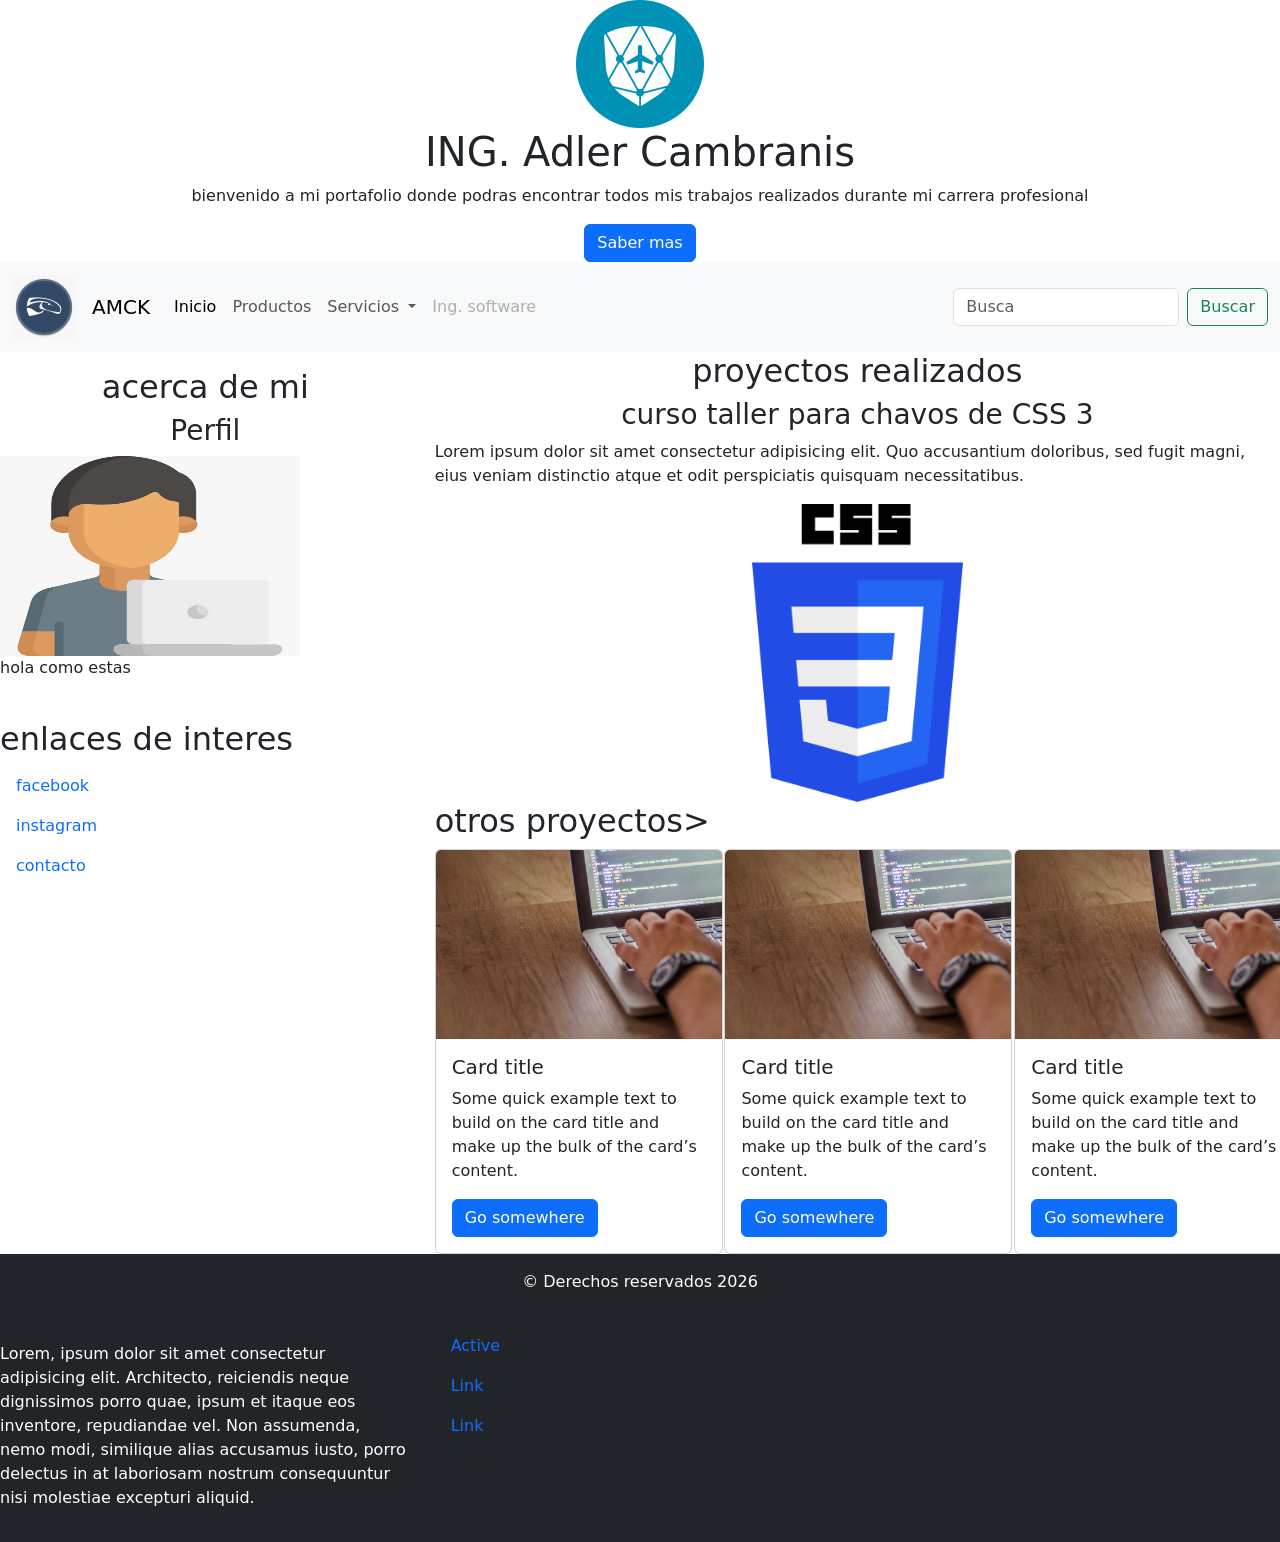
<file: bustrap/bustrap/index2.html>
<!DOCTYPE html>
<html lang="en">

<head>
    <meta charset="UTF-8">
    <meta name="viewport" content="width=device-width, initial-scale=1.0">
    <title>Document</title>
    <link href="https://cdn.jsdelivr.net/npm/bootstrap@5.3.9/dist/css/bootstrap.min.css" rel="stylesheet"
        integrity="sha384-yEPZ7jP9S0QKiUQ0m3jjsO4ProIW7wvR9gXkI7JOGa2XVsw53Yke2bsdkBbjmmiX" crossorigin="anonymous">
    <script src="https://cdn.jsdelivr.net/npm/bootstrap@5.3.9/dist/js/bootstrap.bundle.min.js"
        integrity="sha384-WyOxWvTyr1QaMPfiPJSv76iReVthorl5uWlFtZPyK0IEB0hGzo9y5Bp9mYanr8Bu"
        crossorigin="anonymous"></script>
    <link rel="stylesheet" href="./css/style.css">

</head>

<body>
    <header class="text-center " py - 5 px 4 id="darkamagenta">

        <section>
            <img src="img/iconoGrande (1).png" alt="Logo">
            <h1>ING. Adler Cambranis</h1 class=" display-5 fw-bold">
            <p>bienvenido a mi portafolio donde podras encontrar todos mis trabajos realizados durante mi carrera
                profesional
            <p>
        </section>
        <button type="button" class="btn btn-primary">Saber mas</button>

    </header>

    <nav class="navbar navbar-expand-lg bg-body-tertiary">
        <div class="container-fluid">
            <img src="img/komodologo.jpeg" alt="Logo" class="navbar-brand">
            <a class="navbar-brand" href="#">AMCK</a>
            <button class="navbar-toggler" type="button" data-bs-toggle="collapse"
                data-bs-target="#navbarSupportedContent" aria-controls="navbarSupportedContent" aria-expanded="false"
                aria-label="Toggle navigation">
                <span class="navbar-toggler-icon"></span>
            </button>
            <div class="collapse navbar-collapse" id="navbarSupportedContent">
                <ul class="navbar-nav me-auto mb-2 mb-lg-0">
                    <li class="nav-item">
                        <a class="nav-link active" aria-current="page" href="#">Inicio</a>
                    </li>
                    <li class="nav-item">
                        <a class="nav-link" href="#">Productos</a>
                    </li>
                    <li class="nav-item dropdown">
                        <a class="nav-link dropdown-toggle" href="#" role="button" data-bs-toggle="dropdown"
                            aria-expanded="false">
                            Servicios
                        </a>
                        <ul class="dropdown-menu">
                            <li><a class="dropdown-item" href="#">Desarrollo web</a></li>
                            <li><a class="dropdown-item" href="#">Desarrollo móvil</a></li>
                            <li>
                                <hr class="dropdown-divider">
                            </li>
                            <li><a class="dropdown-item" href="#">Scrum Master</a></li>
                        </ul>
                    </li>
                    <li class="nav-item">
                        <a class="nav-link disabled" aria-disabled="true">Ing. software</a>
                    </li>
                </ul>
                <form class="d-flex" role="search">
                    <input class="form-control me-2" type="search" placeholder="Busca" aria-label="Search" />
                    <button class="btn btn-outline-success" type="submit">Buscar</button>
                </form>
            </div>
        </div>
    </nav>




    
        <section class="row">

            <section class="col-4">
                <p>
                <h2 class="text-center"> acerca de mi </h2>

                <h3 class="text-center">Perfil</h3>
                <img src="img/programmer.jpeg" alt="Programador" style="width: 300px; height: 200px;">
                <p> hola como estas </p>
                </p>
                </p>
                <br>
                <h2>enlaces de interes</h2>
                <ul class="nav flex-column">
                    <li class="nav-item">
                        <a class="nav-link active" aria-current="page" href="https://www.facebook.com/"
                            target="_blank">facebook</a>
                    </li>
                    <li class="nav-item">
                        <a class="nav-link" href="https://www.instagram.com/" target="_blank">instagram</a>
                    </li>
                    <li class="nav-item">
                        <a class="nav-link" href="mailto:alejandroolivares2018@gmail.com" target="_blank">contacto</a>
                    </li>
                    <li class="nav-item">
                        <a class="nav-link disabled" aria-disabled="true"> </a>
                    </li>
                </ul>

            </section>

            <section class="col-8">
                <h2 class="text-center"> proyectos realizados</h2>
                <h3 class="text-center"> curso taller para chavos de CSS 3</h3>
                <p>
                    Lorem ipsum dolor sit amet consectetur adipisicing elit.
                    Quo accusantium doloribus, sed fugit magni, eius veniam
                    distinctio atque et odit perspiciatis quisquam necessitatibus.
                </p>
                <img src="img/logocss (1).png" alt="" width="25%" class="rounded mx-auto d-block">
                <h2> otros proyectos></h2>
                <section class="row">
                    <section class="col-4">
                        <div class="card" style="width: 18rem;">
                            <img src="img/imagen1 (1).jpeg" class="card-img-top" alt="...">
                            <div class="card-body">
                                <h5 class="card-title">Card title</h5>
                                <p class="card-text">Some quick example text to build on the card title and make up the
                                    bulk of the card’s content.</p>
                                <a href="#" class="btn btn-primary">Go somewhere</a>
                            </div>
                        </div>
                    </section>
                    <section class="col-4">
                        <div class="card" style="width: 18rem;">
                            <img src="img/imagen1 (1).jpeg" class="card-img-top" alt="...">
                            <div class="card-body">
                                <h5 class="card-title">Card title</h5>
                                <p class="card-text">Some quick example text to build on the card title and make up the
                                    bulk of the card’s content.</p>
                                <a href="#" class="btn btn-primary">Go somewhere</a>
                            </div>
                        </div>
                    </section>
                    <section class="col-4">
                        <div class="card" style="width: 18rem;">
                            <img src="img/imagen1 (1).jpeg" class="card-img-top" alt="...">
                            <div class="card-body">
                                <h5 class="card-title">Card title</h5>
                                <p class="card-text">Some quick example text to build on the card title and make up the
                                    bulk of the card’s content.</p>
                                <a href="#" class="btn btn-primary">Go somewhere</a>
                            </div>
                        </div>
                    </section>
                </section>

            </section>


    </main>
<footer class="bg-dark">
    <p class="text-center text-white py-3"> &copy; Derechos reservados 2026</p>

    <section class="row">
      <section class="col-4">
        <p class="text-white py-3">Lorem, ipsum dolor sit amet consectetur adipisicing elit. Architecto, reiciendis neque dignissimos porro quae, ipsum et itaque eos inventore, repudiandae vel. Non assumenda, nemo modi, similique alias accusamus iusto, porro delectus in at laboriosam nostrum consequuntur nisi molestiae excepturi aliquid.</p>
      </section>
      <section class="col-4">
        <nav class="nav flex-column">
  <a class="nav-link active" aria-current="page" href="#">Active</a>
  <a class="nav-link" href="#">Link</a>
  <a class="nav-link" href="#">Link</a>
  <a class="nav-link disabled" aria-disabled="true">Disabled</a>
</nav>
      </section>
      <section class="col-4"
      ></section>
    </section>
  </footer>

</body>

</html>
</file>
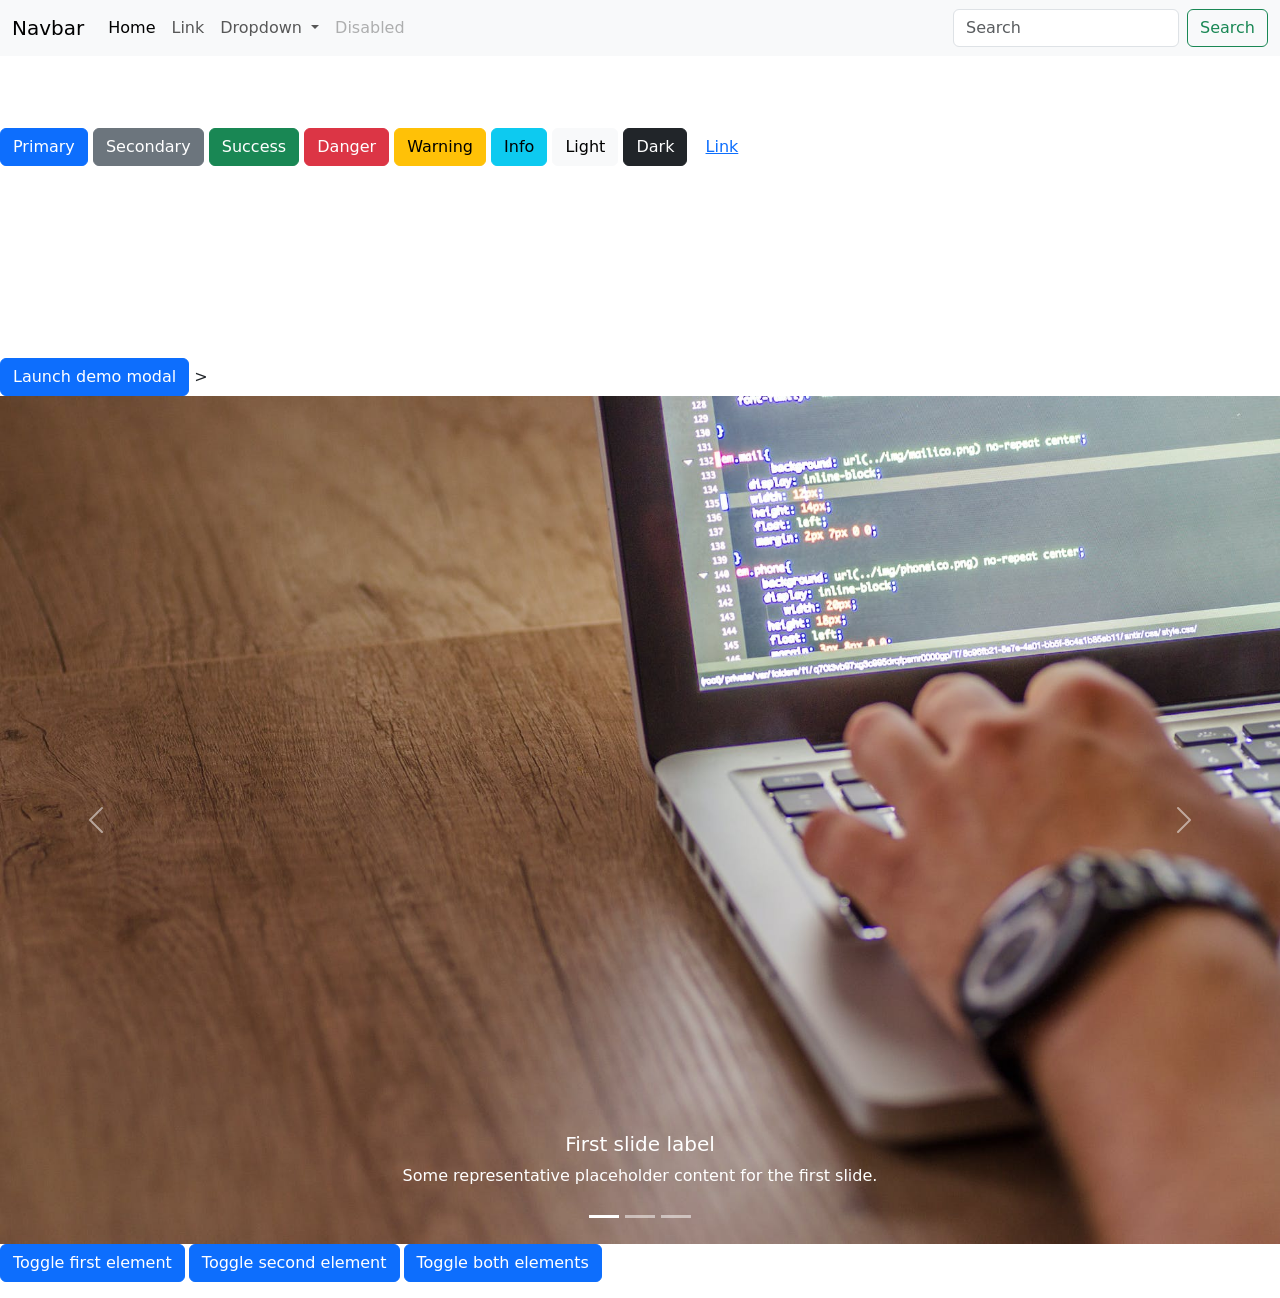
<file: bustrap/bustrap/indexdemo.html>
<!DOCTYPE html>
<html lang="en">
<head>
    <meta charset="UTF-8">
    <meta name="viewport" content="width=device-width, initial-scale=1.0">
    <title>boostrap</title>
    <link href="https://cdn.jsdelivr.net/npm/bootstrap@5.3.9/dist/css/bootstrap.min.css" rel="stylesheet" integrity="sha384-yEPZ7jP9S0QKiUQ0m3jjsO4ProIW7wvR9gXkI7JOGa2XVsw53Yke2bsdkBbjmmiX" crossorigin="anonymous">
 <script src="https://cdn.jsdelivr.net/npm/bootstrap@5.3.9/dist/js/bootstrap.bundle.min.js" integrity="sha384-WyOxWvTyr1QaMPfiPJSv76iReVthorl5uWlFtZPyK0IEB0hGzo9y5Bp9mYanr8Bu" crossorigin="anonymous"></script>
</head>
<body>
    <nav class="navbar navbar-expand-lg bg-body-tertiary">
  <div class="container-fluid">
    <a class="navbar-brand" href="#">Navbar</a>
    <button class="navbar-toggler" type="button" data-bs-toggle="collapse" data-bs-target="#navbarSupportedContent" aria-controls="navbarSupportedContent" aria-expanded="false" aria-label="Toggle navigation">
      <span class="navbar-toggler-icon"></span>
    </button>
    <div class="collapse navbar-collapse" id="navbarSupportedContent">
      <ul class="navbar-nav me-auto mb-2 mb-lg-0">
        <li class="nav-item">
          <a class="nav-link active" aria-current="page" href="#">Home</a>
        </li>
        <li class="nav-item">
          <a class="nav-link" href="#">Link</a>
        </li>
        <li class="nav-item dropdown">
          <a class="nav-link dropdown-toggle" href="#" role="button" data-bs-toggle="dropdown" aria-expanded="false">
            Dropdown
          </a>
          <ul class="dropdown-menu">
            <li><a class="dropdown-item" href="#">Action</a></li>
            <li><a class="dropdown-item" href="#">Another action</a></li>
            <li><hr class="dropdown-divider"></li>
            <li><a class="dropdown-item" href="#">Something else here</a></li>
          </ul>
        </li>
        <li class="nav-item">
          <a class="nav-link disabled" aria-disabled="true">Disabled</a>
        </li>
      </ul>
      <form class="d-flex" role="search">
        <input class="form-control me-2" type="search" placeholder="Search" aria-label="Search"/>
        <button class="btn btn-outline-success" type="submit">Search</button>
      </form>
    </div>
  </div>
</nav>
<br/>
<br/>
<br/>
    <button type="button" class="btn btn-primary">Primary</button>
<button type="button" class="btn btn-secondary">Secondary</button>
<button type="button" class="btn btn-success">Success</button>
<button type="button" class="btn btn-danger">Danger</button>
<button type="button" class="btn btn-warning">Warning</button>
<button type="button" class="btn btn-info">Info</button>
<button type="button" class="btn btn-light">Light</button>
<button type="button" class="btn btn-dark">Dark</button>

<button type="button" class="btn btn-link">Link</button>
<br/>
<br>
<br>
<br>
<br>
<br>
<br>
<br>
<br>
    <!-- Button trigger modal -->
<button type="button" class="btn btn-primary" data-bs-toggle="modal" data-bs-target="#exampleModal">
  Launch demo modal
</button>

<!-- Modal -->
<div class="modal fade" id="exampleModal" tabindex="-1" aria-labelledby="exampleModalLabel" aria-hidden="true">
  <div class="modal-dialog">
    <div class="modal-content">
      <div class="modal-header">
        <h1 class="modal-title fs-5" id="exampleModalLabel">Modal title</h1>
        <button type="button" class="btn-close" data-bs-dismiss="modal" aria-label="Close"></button>
      </div>
      <div class="modal-body">
        ...
      </div>
      <div class="modal-footer">
        <button type="button" class="btn btn-secondary" data-bs-dismiss="modal">Close</button>
        <button type="button" class="btn btn-primary">Save changes</button>
      </div>
    </div>
  </div>
</div>
><br>


<div id="carouselExampleCaptions" class="carousel slide">
  <div class="carousel-indicators">
    <button type="button" data-bs-target="#carouselExampleCaptions" data-bs-slide-to="0" class="active" aria-current="true" aria-label="Slide 1"></button>
    <button type="button" data-bs-target="#carouselExampleCaptions" data-bs-slide-to="1" aria-label="Slide 2"></button>
    <button type="button" data-bs-target="#carouselExampleCaptions" data-bs-slide-to="2" aria-label="Slide 3"></button>
  </div>
  <div class="carousel-inner">
    <div class="carousel-item active">
      <img src="img/imagen1 (1).jpeg" class="d-block w-100" alt="...">
      <div class="carousel-caption d-none d-md-block">
        <h5>First slide label</h5>
        <p>Some representative placeholder content for the first slide.</p>
      </div>
    </div>
    <div class="carousel-item">
      <img src="img/imagen2 (1).jpeg" class="d-block w-100" alt="...">
      <div class="carousel-caption d-none d-md-block">
        <h5>Second slide label</h5>
        <p>Some representative placeholder content for the second slide.</p>
      </div>
    </div>
    <div class="carousel-item">
      <img src="img/imagen3 (1).jpeg" class="d-block w-100" alt="...">
      <div class="carousel-caption d-none d-md-block">
        <h5>Third slide label</h5>
        <p>Some representative placeholder content for the third slide.</p>
      </div>
    </div>
  </div>
  <button class="carousel-control-prev" type="button" data-bs-target="#carouselExampleCaptions" data-bs-slide="prev">
    <span class="carousel-control-prev-icon" aria-hidden="true"></span>
    <span class="visually-hidden">Previous</span>
  </button>
  <button class="carousel-control-next" type="button" data-bs-target="#carouselExampleCaptions" data-bs-slide="next">
    <span class="carousel-control-next-icon" aria-hidden="true"></span>
    <span class="visually-hidden">Next</span>
  </button>
</div>


<p class="d-inline-flex gap-1">
  <a class="btn btn-primary" data-bs-toggle="collapse" href="#multiCollapseExample1" role="button" aria-expanded="false" aria-controls="multiCollapseExample1">Toggle first element</a>
  <button class="btn btn-primary" type="button" data-bs-toggle="collapse" data-bs-target="#multiCollapseExample2" aria-expanded="false" aria-controls="multiCollapseExample2">Toggle second element</button>
  <button class="btn btn-primary" type="button" data-bs-toggle="collapse" data-bs-target=".multi-collapse" aria-expanded="false" aria-controls="multiCollapseExample1 multiCollapseExample2">Toggle both elements</button>
</p>
<div class="row">
  <div class="col">
    <div class="collapse multi-collapse" id="multiCollapseExample1">
      <div class="card card-body">
        Some placeholder content for the first collapse component of this multi-collapse example. This panel is hidden by default but revealed when the user activates the relevant trigger.
      </div>
    </div>
  </div>
  <div class="col">
    <div class="collapse multi-collapse" id="multiCollapseExample2">
      <div class="card card-body">
        Some placeholder content for the second collapse component of this multi-collapse example. This panel is hidden by default but revealed when the user activates the relevant trigger.
      </div>
    </div>
  </div>
</div>
</body>
</html>
</file>
<file: bustrap/bustrap/css/style.css>
#colorVerde{
    background-color: darkgreen;
}
</file>
